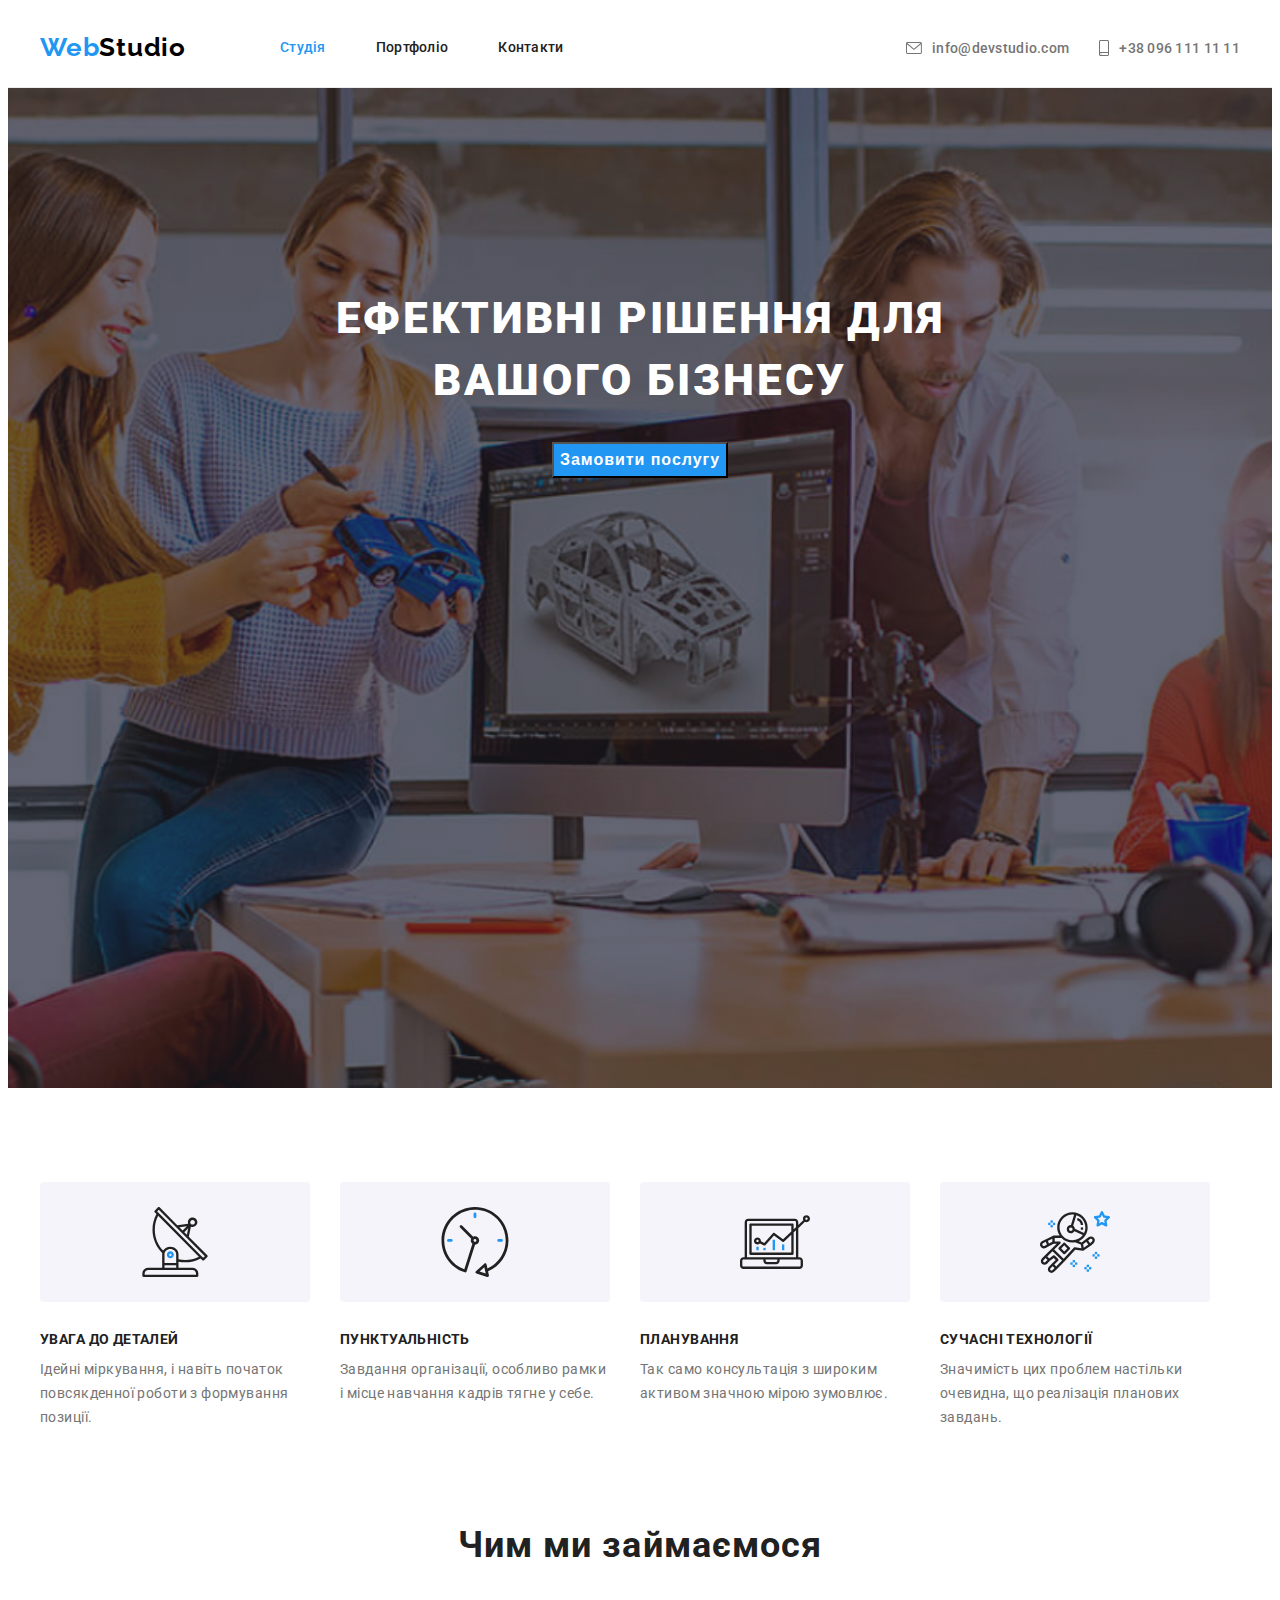
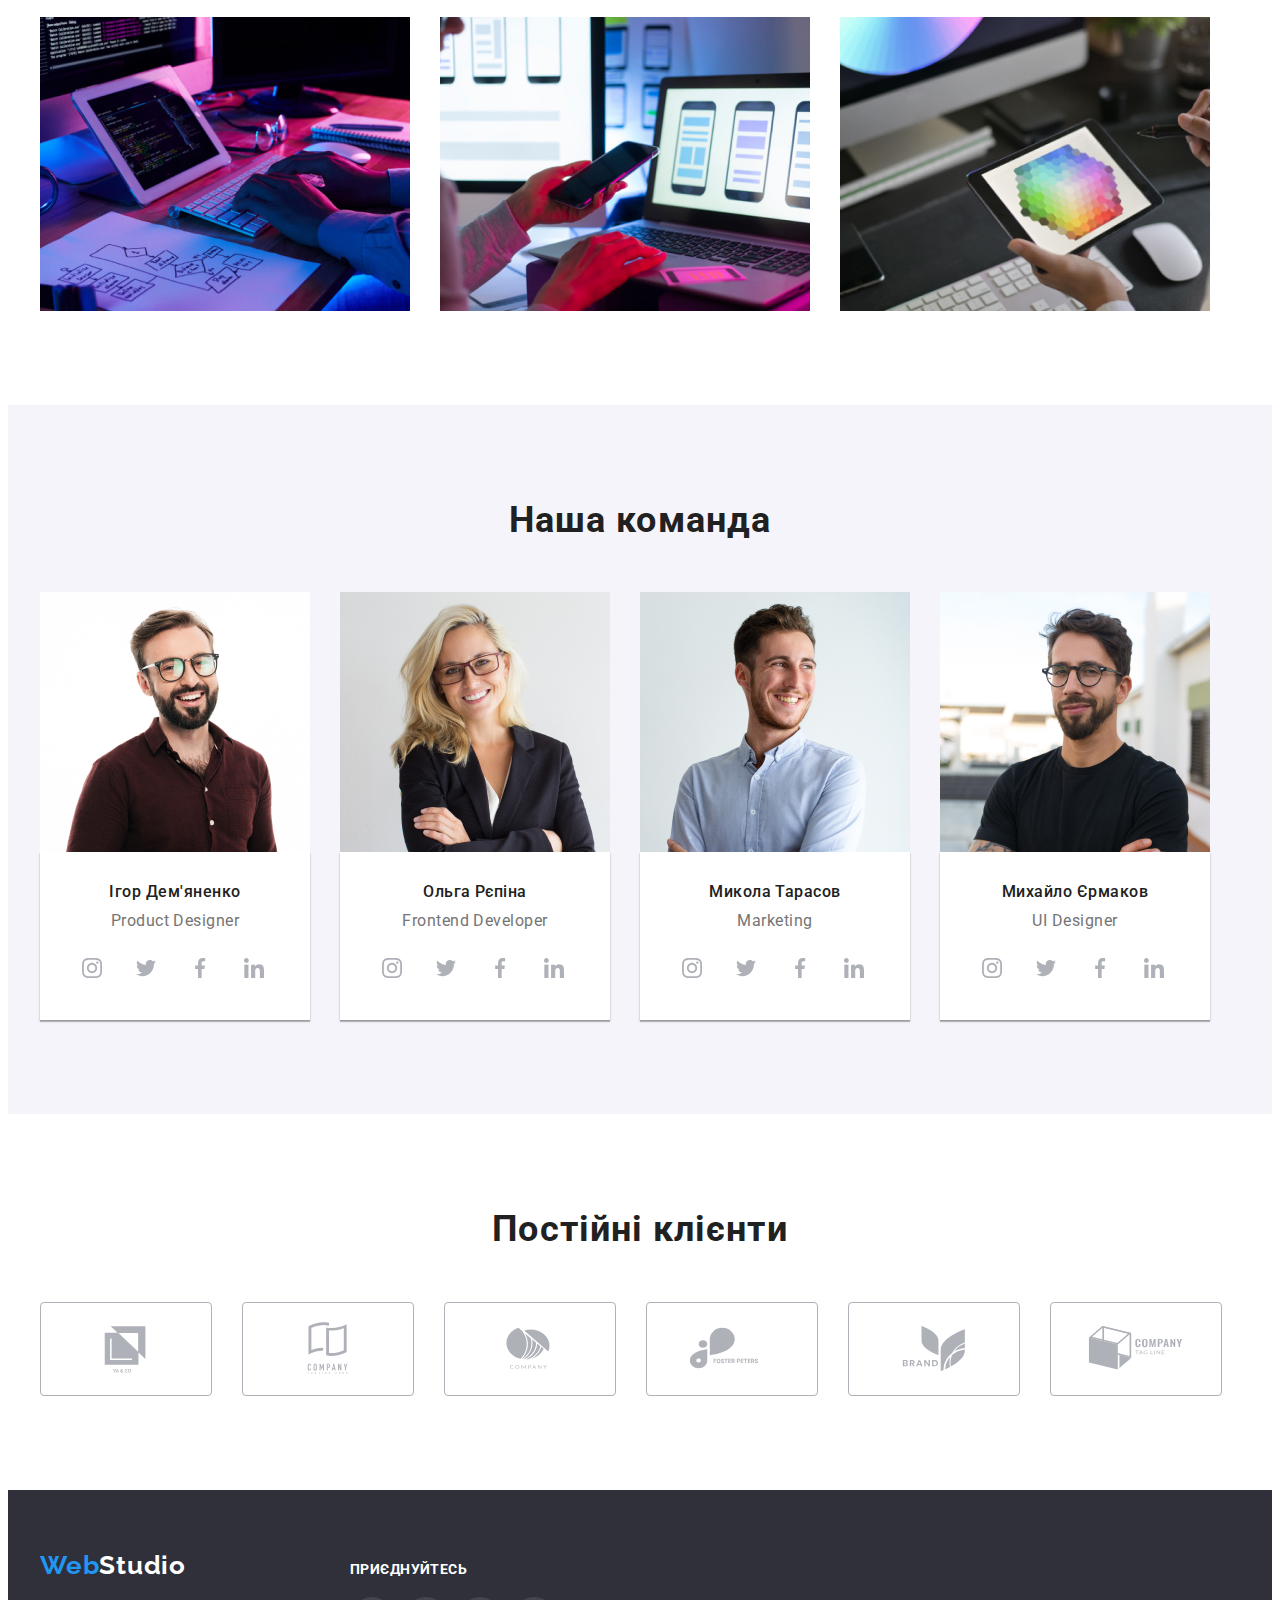
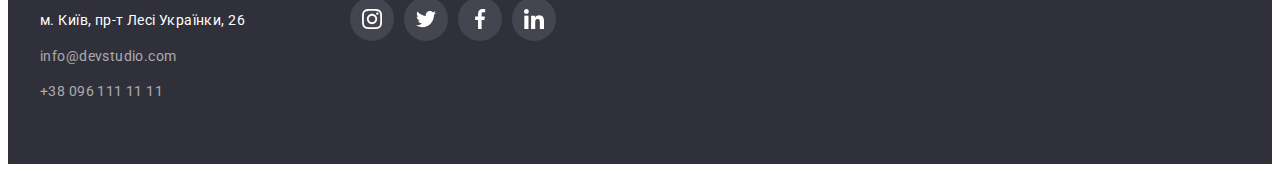
<file: index.html>
<html lang="uk">

<head>
    <meta charset="UTF-8">
    <meta http-equiv="X-UA-Compatible" content="IE=edge">
    <meta name="viewport" content="width=device-width, initial-scale=1.0">
    <title>Document</title>

    <link rel="preconnect" href="https://fonts.googleapis.com">
    <link rel="preconnect" href="https://fonts.gstatic.com" crossorigin>
    <link
        href="https://fonts.googleapis.com/css2?family=Raleway:wght@700&family=Roboto:wght@400;500;700;900&display=swap"
        rel="stylesheet">

    <link rel="stylesheet" href="https://cdnjs.cloudflare.com/ajax/libs/modern-normalize/2.0.0/modern-normalize.min.css"
        integrity="sha512-4xo8blKMVCiXpTaLzQSLSw3KFOVPWhm/TRtuPVc4WG6kUgjH6J03IBuG7JZPkcWMxJ5huwaBpOpnwYElP/m6wg=="
        crossorigin="anonymous" referrerpolicy="no-referrer" />

    <link rel="stylesheet" href="./css/styles.css">
</head>

<body>
    <header class="header">

        <div class=" container heder-content">
            <nav class="heder-list">
                <!--Шапка-->
                <a class="link-logo" href=""> Web<span class="port">Studio</span> </a>
                <ul class="list">
                    <li class="nav-list"><a class="link-list current" href="./index.html"> Студія </a> </li>
                    <li class="nav-list"> <a class="link-list" href="./portfolio.html"> Портфоліо </a> </li>
                    <li class="nav-list"><a class="link-list" href="">Контакти</a> </li>
                </ul>
            </nav>


            <ul class="list-heder">
                                 
                    
                <li class="mail">
                     <a class="link-list-contacts" href="mailto:info@devstudio.com ">
                         <svg class="icon-envelope">
                            <use href="./image/bolllll.svg#icon-envelope-1" width="16" , height="12"></use>
                         </svg>
                        
                         info@devstudio.com
                     </a>
                                       
                </li>
                <li class="contact-number">
                     
                   <a class="link-list-contacts" href="tel:380961111111">
                           <svg class="icon-smartphone">
                              <use href="./image/bolllll.svg#icon-smartphone" width="10" , height="16"></use>
                           </svg>
                                            
                     +38 096 111 11 11 
                    </a>
                   
                </li>
            </ul>
        </div>






    </header>
    <main>
        <section class="men-title busines">
            <div class=" container">

                <h1 class="title">Ефективні рішення для вашого бізнесу </h1>
                <button class="button-service" type="button">Замовити послугу</button>


            </div>
        </section>



        <!--Послуги-->
        <section class="section">
            <div class="container">
                <ul class="list-services">
                    <li class="services icon-details">
                        <h3 class="list-title">УВАГА ДО ДЕТАЛЕЙ</h3>
                        <p class="list-text">Ідейні міркування, і навіть початок повсякденної роботи з формування
                            позиції.</p>
                    </li>


                    <li class="services icon-punctuality">
                        <h3 class="list-title">ПУНКТУАЛЬНІСТЬ</h3>
                        <p class="list-text"> Завдання організації, особливо рамки і місце навчання кадрів тягне у себе.
                        </p>
                    </li>
                    <li class="services icon-planning">
                        <h3 class="list-title">ПЛАНУВАННЯ</h3>
                        <p class="list-text">Так само консультація з широким активом значною мірою зумовлює.</p>
                    </li>
                    <li class="services icon-technologies">
                        <h3 class="list-title">СУЧАСНІ ТЕХНОЛОГІЇ</h3>
                        <p class="list-text">Значимість цих проблем настільки очевидна, що реалізація планових завдань.
                        </p>
                    </li>
                </ul>
            </div>


        </section>
        <!--Чим ми займаэмось-->
        <section class="section-work">
            <div class="container">
                <h2 class="work">Чим ми займаємося</h2>
                <ul class="list-work ">
                    <li class="list-foto"><img src="./image/img.jpg" alt="створення сайту" width="370"> </li>
                    <li class="list-foto"> <img src="./image/img (1).jpg" alt="тестування на мобільних пристроях"
                                               width="370"> </li>
                    <li class="list-foto"> <img src="./image/img (2).jpg" alt="вибір кольорової гами " width="370"></li>
                </ul>
            </div>
        </section>

        <!--Gomanda-->
        <section class="section tem">
            <div class="container">
                <h2 class="work">Наша команда</h2>
                <ul class="comanda-list">
                    <li class="foto-work"> <img src="./image/img (3).jpg" alt="дизайнер компанії" width="270">

                        <div class="comanda">
                            <h3 class="list-comanda">Ігор Дем'яненко</h3>
                            <p class="list-profession">Product Designer</p>
                        

                          <ul class="social-list">
                              <li class="social">
                                  <a class="sociallink" href="">
                                      <svg class="icon-social">
                                        <use href="./image/icoms.svg#icon-instagram" width="20" , height="20"></use>
                                      </svg>
                                  </a>
                              </li>
                               <li class="social">
                                   <a class="sociallink" href="">
                                      <svg class="icon-social">
                                        <use href="./image/icoms.svg#icon-twitter" widt="20" height="20"></use>
                                      </svg>
                                    </a>
                               </li>
                               <li class="social">
                                    <a class="sociallink" href="#">
                                      <svg class="icon-social">
                                        <use href="./image/icoms.svg#icon-facebook" widt="20" height="20"></use>
                                        </svg>
                                    </a>
                               </li>
                                <li class="social">
                                      <a class="sociallink" href="">
                                         <svg class="icon-social">
                                             <use href="./image/icoms.svg#icon-linkedin" widt="20" height="20"></use>
                                          </svg>
                                      </a>
                               </li>
                            </ul>
                        </div>
                    </li>



                    <li class="foto-work"> <img src="./image/img (4).jpg" alt="розробник інтерфейсу" width="270">
                        <div class="comanda">
                            <h3 class="list-comanda"> Ольга Рєпіна </h3>
                            <p class="list-profession">Frontend Developer</p>
                        
                           <ul class="social-list">
                               <li class="social">
                                    <a class="sociallink" href="">
                                       <svg class="icon-social">
                                           <use href="./image/icoms.svg#icon-instagram" width="20" , height="20"></use>
                                        </svg>
                                    </a>
                               </li>
                               <li class="social">
                                    <a class="sociallink" href="">
                                        <svg class="icon-social">
                                            <use href="./image/icoms.svg#icon-twitter" widt="20" height="20"></use>
                                       </svg>
                                   </a>
                               </li>
                                <li class="social">
                                   <a class="sociallink" href="#">
                                        <svg class="icon-social">
                                          <use href="./image/icoms.svg#icon-facebook" widt="20" height="20"></use>
                                       </svg>
                                   </a>
                                </li>
                                <li class="social">
                                    <a class="sociallink" href="">
                                        <svg class="icon-social">
                                            <use href="./image/icoms.svg#icon-linkedin" widt="20" height="20"></use>
                                       </svg>
                                   </a>
                               </li>
                           </ul>
                        </div>






                    </li>
                    <li class="foto-work"> <img src="./image/img (5).jpg" alt="маркетолог" width="270">
                        <div class="comanda">
                            <h3 class="list-comanda"> Микола Тарасов </h3>
                            <p class="list-profession"> Marketing </p>
                        
                           <ul class="social-list">
                              <li class="social">
                                  <a class="sociallink" href="">
                                      <svg class="icon-social">
                                         <use href="./image/icoms.svg#icon-instagram" width="20" , height="20"></use>
                                      </svg>
                                   </a>
                              </li>
                               <li class="social">
                                    <a class="sociallink" href="">
                                        <svg class="icon-social">
                                           <use href="./image/icoms.svg#icon-twitter" widt="20" height="20"></use>
                                       </svg>
                                   </a>
                               </li>
                               <li class="social">
                                    <a class="sociallink" href="#">
                                        <svg class="icon-social">
                                           <use href="./image/icoms.svg#icon-facebook" widt="20" height="20"></use>
                                       </svg>
                                   </a>
                               </li>
                               <li class="social">
                                    <a class="sociallink" href="">
                                          <svg class="icon-social">
                                              <use href="./image/icoms.svg#icon-linkedin" widt="20" height="20"></use>
                                          </svg>
                                  </a>
                              </li>
                           </ul>
                       </div>   
                    </li>


                    <li class="foto-work"> <img src="./image/img (6).jpg" alt="дизайнер інтерфейсу користувача"
                            width="270">
                        <div class="comanda">
                            <h3 class="list-comanda"> Михайло Єрмаков </h3>
                            <p class="list-profession"> UI Designer </p>
                        
                        
                           <ul class="social-list">
                              <li class="social">
                                   <a class="sociallink" href="">
                                      <svg class="icon-social">
                                          <use href="./image/icoms.svg#icon-instagram" width="20" , height="20"></use>
                                      </svg>
                                  </a>
                              </li>
                               <li class="social">
                                   <a class="sociallink" href="">
                                        <svg class="icon-social">
                                          <use href="./image/icoms.svg#icon-twitter" widt="20" height="20"></use>
                                       </svg>
                                    </a>
                               </li>
                                <li class="social">
                                   <a class="sociallink" href="#">
                                        <svg class="icon-social">
                                          <use href="./image/icoms.svg#icon-facebook" widt="20" height="20"></use>
                                       </svg>
                                   </a>
                               </li>
                               <li class="social">
                                   <a class="sociallink" href="">
                                      <svg class="icon-social">
                                         <use href="./image/icoms.svg#icon-linkedin" widt="20" height="20"></use>
                                      </svg>
                                   </a>
                              </li>
                           </ul>
                        </div>
                    </li>

                </ul>
            </div>
        </section>
        <!--Постійні клієнти-->
        <section class="section">
         <div class="container">
            <h2 class="work"> Постійні клієнти</h2>
            <ul class="customers-list">
                <li class="customer">
                    <a class="customer-logo" href="">
                        <svg class="logo-icon">
                            <use href="./image/logo.svg#icon-Logo1"  width="106" , height="60"></use>
                        </svg>
                    </a>
                </li>
                <li class="customer">
                    <a class="customer-logo" href="">
                        <svg class="logo-icon">
                            <use href="./image/logo.svg#icon-Logo2" width="106" , height="60"></use>
                        </svg>
                    </a>
                </li>
                <li class="customer">
                    <a class="customer-logo" href="">
                        <svg class="logo-icon">
                            <use href="./image/logo.svg#icon-Logo3" width="106" , height="60"></use>
                        </svg>
                    </a>
                </li>
                <li class="customer">
                    <a class="customer-logo" href="">
                        <svg class="logo-icon">
                            <use href="./image/logo.svg#icon-Logo" width="106" , height="60"></use>
                        </svg>
                    </a>
                </li>
                <li class="customer">
                    <a class="customer-logo" href="">
                        <svg class="logo-icon">
                            <use href="./image/logo.svg#icon-Logo5" width="106" , height="60"></use>
                        </svg>
                    </a>
                </li>
                <li class="customer">
                    <a class="customer-logo" href="">
                        <svg class="logo-icon">
                            <use href="./image/logo.svg#icon-Logo6" width="106" , height="60"></use>
                        </svg>
                    </a>
                </li>

            </ul>
        </section>
    </main>



    <!--Pidval-->
    <footer>

        <div class="container-footer">
            <div class="footer-accession">
             <a class="link-logo" href=""> Web<span class="port-footer">Studio</span> </a> 
                        
                <address class="address-nov">
             
                  м. Київ, пр-т Лесі Українки, 26
                
                  <a class="adress-link" href="mailto:info@devstudio.com "> info@devstudio.com </a>

                  <a class="adress-link" href="tel:380961111111"> +38 096 111 11 11 </a>

                 </address>
           </div>

            
        
           <div class="footer-accession-now">
             <h3 class="accession"> ПРИЄДНУЙТЕСЬ</h3>
              <ul class="social-list">
                  <li class="social">
                       <a class="sociallink-accession" href="">
                           <svg class="icon-social">
                             <use href="./image/icoms.svg#icon-instagram" width="20" , height="20"></use>
                           </svg>
                        </a>
                  </li>
                  <li class="social">
                      <a class="sociallink-accession" href="">
                          <svg class="icon-social">
                              <use href="./image/icoms.svg#icon-twitter" widt="20" height="20"></use>
                           </svg>
                      </a>
                  </li>
                  <li class="social">
                      <a class="sociallink-accession" href="#">
                           <svg class="icon-social">
                               <use href="./image/icoms.svg#icon-facebook" widt="20" height="20"></use>
                           </svg>
                       </a>
                  </li>
                   <li class="social">
                        <a class="sociallink-accession" href="">
                             <svg class="icon-social">
                                 <use href="./image/icoms.svg#icon-linkedin" widt="20" height="20"></use>
                              </svg>
                        </a>
                   </li>
               </ul>
           </div>

        </div>





    </footer>
</body>

</html>
</file>
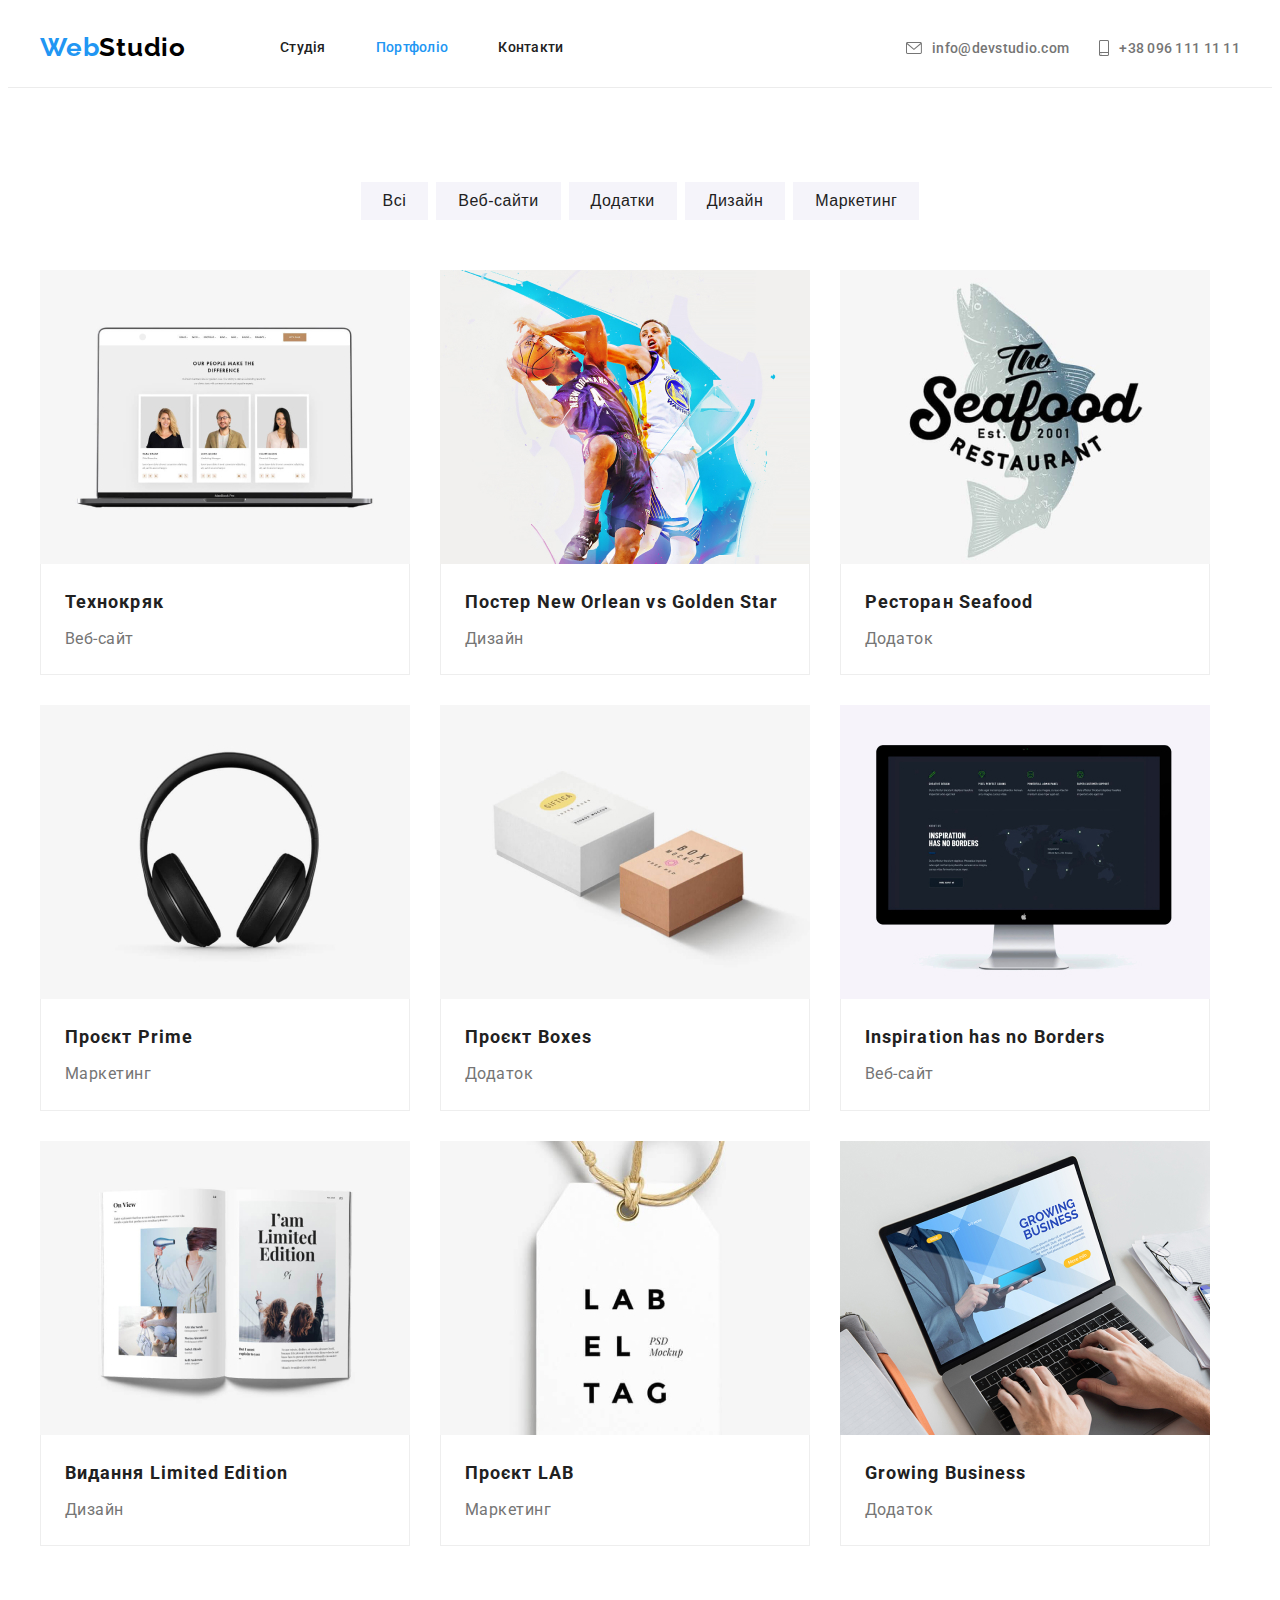
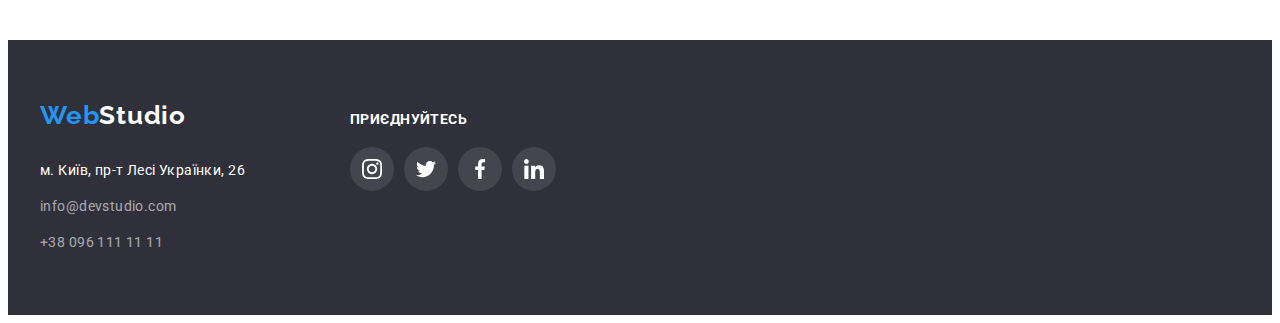
<file: portfolio.html>
<!DOCTYPE html>
<html lang="uk">

<head>
    <meta charset="UTF-8">
    <meta http-equiv="X-UA-Compatible" content="IE=edge">
    <meta name="viewport" content="width=device-width, initial-scale=1.0">
    <title>Document</title>
    <link rel="preconnect" href="https://fonts.googleapis.com">
    <link rel="preconnect" href="https://fonts.gstatic.com" crossorigin>
    <link href="https://fonts.googleapis.com/css2?family=Raleway:wght@700&family=Roboto:wght@400;500;700;900&display=swap"
    rel="stylesheet">
    <link rel="stylesheet" href="https://cdnjs.cloudflare.com/ajax/libs/modern-normalize/2.0.0/modern-normalize.min.css"
    integrity="sha512-4xo8blKMVCiXpTaLzQSLSw3KFOVPWhm/TRtuPVc4WG6kUgjH6J03IBuG7JZPkcWMxJ5huwaBpOpnwYElP/m6wg=="
    crossorigin="anonymous" referrerpolicy="no-referrer" />
    <link rel="stylesheet" href="./css/styles.css">
</head>

<body>
    <!--Шапка-->
    <header class="header">
    
        <div class=" container heder-content">
            <nav class="heder-list">
                <!--Шапка-->
                <a class="link-logo" href=""> Web<span class="port">Studio</span> </a>
                <ul class="list">
                    <li class="nav-list"><a class="link-list" href="./index.html"> Студія </a> </li>
                    <li class="nav-list"> <a class="link-list current " href="./portfolio.html"> Портфоліо </a> </li>
                    <li class="nav-list"><a class="link-list" href="">Контакти</a> </li>
                </ul>
            </nav>
            <ul class="list-heder">
                                        
                    <li class="mail">
                        <a class="link-list-contacts" href="mailto:info@devstudio.com ">
                            <svg class="icon-envelope">
                                <use href="./image/bolllll.svg#icon-envelope-1" width="16" , height="12"></use>
                            </svg>
                
                            info@devstudio.com
                        </a>
                
                    </li>
                    <li class="contact-number">
                
                        <a class="link-list-contacts" href="tel:380961111111">
                            <svg class="icon-smartphone">
                                <use href="./image/bolllll.svg#icon-smartphone" width="10" , height="16"></use>
                            </svg>
                
                            +38 096 111 11 11
                        </a>
                
                    </li>
                
               



            </ul>
         </div>

    
     
     
    
    
    
    </header>

    <!--Порфоліо-->
    <main>
         <section class="section">
         
           <!--<h1> Порфоліо</h1>-->
         <div class="container">
            <ul class="list-menu">
               <li><button type="button" class="list-button ">Всі</button></li>
               <li> <button type="button"class="list-button">Веб-сайти</button></li>
               <li> <button type="button" class="list-button" >Додатки</button></li>
               <li> <button type="button" class="list-button">Дизайн</button></li>
               <li> <button type="button"class="list-button">Маркетинг</button></li>
            </ul>
         
         
        
            <ul class="list-image">         
               <li class="list-card">
                 <a class="list-portfolio" href=""> <img src="./image-portfolio/img.jpg" alt="сторінка сайту" width="370">
                 <div class="text">
                     <h2  class="list-porf" >Технокряк</h2>
                     <p class="list-phase">Веб-сайт</p>
                 </div> 
                 </a>
               </li>
               <li class="list-card"> 
                  <a class="list-portfolio" href="">    <img src="./image-portfolio/img (1).jpg" alt="спорт" width="370">
                  <div class="text">  
                       <h2 class="list-porf"> Постер New Orlean vs Golden Star</h2>
                       <p class="list-phase">Дизайн</p>
                  </div>
                  </a>
                </li>

                <li class="list-card"> 
                   <a class="list-portfolio" href="">  
                   <img src="./image-portfolio/img (2).jpg" alt="назва ресторану" width="370">
                   <div class="text">  
                       <h2 class="list-porf"> Ресторан Seafood </h2>
                       <p class="list-phase"> Додаток </p>
                   </div>
                   </a>
 

                </li>
                <li class="list-card"> 
                   <a class="list-portfolio" href=""> 
                   <img src="./image-portfolio/img (3).jpg" alt="навушники" width="370">
                   <div class="text">   
                       <h2 class="list-porf"> Проєкт Prime</h2>
                       <p class="list-phase"> Маркетинг </p>
                    </div>
                   </a>


                </li>
            
                <li class="list-card">
                   <a class="list-portfolio" href="">  
                   <img src="./image-portfolio/img (4).jpg" alt="коробка" width="370">
                   <div class="text">  
                      <h2 class="list-porf"> Проєкт Boxes</h2>
                      <p class="list-phase"> Додаток </p>
                   </div>

                   </a>
                </li>
                <li class="list-card"> <a class="list-portfolio" href=""> 
                   <img src="./image-portfolio/img (5).jpg" alt="монітор" width="370">
                   <div class="text">  
                       <h2 class="list-porf"> Inspiration has no Borders </h2>
                       <p class="list-phase"> Веб-сайт </p>
                   </div>
                   </a>
                </li>
            
                <li class="list-card"> 
                   <a class="list-portfolio" href=""> 
                   <img src="./image-portfolio/img (6).jpg" alt="журнал" width="370">
                   <div class="text"> 
                      <h2 class="list-porf" > Видання Limited Edition </h2>
                      <p class="list-phase"> Дизайн</p>
                   </div>

                   </a>
               </li>
               <li class="list-card">
                   <a class="list-portfolio" href="">  
                   <img src="./image-portfolio/img (7).jpg" alt="етикетка" width="370">
                   <div class="text">  
                      <h2 class="list-porf"> Проєкт LAB </h2>
                       <p class="list-phase"> Маркетинг </p>
                    </div>
                   </a>
               </li>
                <li class="list-card"> 
                    <a class="list-portfolio" href=""> 
                    <img src="./image-portfolio/img (8).jpg" alt="відображення додатку" width="370">
                    <div class="text">  
                        <h2 class="list-porf"> Growing Business </h2>
                         <p class="list-phase">Додаток  </p>
                    </div>

                     </a>
                </li>
            
            </ul>
         </div>
         </section>
    </main>
    
     <!--Pidval-->
    <footer>
        <div class="container-footer">
            <div class="footer-accession">
                <a class="link-logo" href=""> Web<span class="port-footer">Studio</span> </a>
        
                <address class="address-nov">
        
                    м. Київ, пр-т Лесі Українки, 26
        
                    <a class="adress-link" href="mailto:info@devstudio.com "> info@devstudio.com </a>
        
                    <a class="adress-link" href="tel:380961111111"> +38 096 111 11 11 </a>
        
                </address>
            </div>
        
        
        
            <div class="footer-accession-now">
                <h3 class="accession"> ПРИЄДНУЙТЕСЬ</h3>
                <ul class="social-list">
                    <li class="social">
                        <a class="sociallink-accession" href="">
                            <svg class="icon-social">
                                <use href="./image/icoms.svg#icon-instagram" width="20" , height="20"></use>
                            </svg>
                        </a>
                    </li>
                    <li class="social">
                        <a class="sociallink-accession" href="">
                            <svg class="icon-social">
                                <use href="./image/icoms.svg#icon-twitter" widt="20" height="20"></use>
                            </svg>
                        </a>
                    </li>
                    <li class="social">
                        <a class="sociallink-accession" href="#">
                            <svg class="icon-social">
                                <use href="./image/icoms.svg#icon-facebook" widt="20" height="20"></use>
                            </svg>
                        </a>
                    </li>
                    <li class="social">
                        <a class="sociallink-accession" href="">
                            <svg class="icon-social">
                                <use href="./image/icoms.svg#icon-linkedin" widt="20" height="20"></use>
                            </svg>
                        </a>
                    </li>
                </ul>
            </div>
        
        </div>
        
        
        
        
        
        </footer>
        
       
</body>

</html>
</file>
<file: css/styles.css>
:root {
    --prinory-text-color:#212121;
    --accent-color:#757575;
    --logo-color:#000000;
    --tetriory-color:#ffffff;
    --prinory-backround-color:#F5F4FA;
    --accent-backround-color:#ffffff;
    --title-backround-color:#2f303a;
    --button-backround-color:#2196f3;
    --accent-lin-color:#2196F3;
  
}

body{
    font-family:'Roboto',sans-serif;
    color: var(--prinory-text-color);
     font-style: normal;
     line-height: 1.5;
     
}
h1,h2,h3,h4,h5,h6,ul,p{
    margin: 0;
    padding: 0;
}






.link-logo{
    font-family: 'Raleway';
    font-weight: 700;
    font-size: 26px;
    line-height: 1.2;
    letter-spacing: 0.03em;
    text-decoration: none;
    color: var(--accent-lin-color);
    margin-right: 94px;
}
.port{
        color: var(--logo-color);
}



.header {
    
    background-color: var(--accent-backround-color)  ;
    border-bottom: 1px solid #ececec;
}

.heder-content{

    display: flex;

}



.heder-list{
display:flex;
align-items: center;



}

.list-heder{
list-style: none;
display:flex;
align-items: center;
margin-left: auto;
gap: 30px;



  }

.men-title{
    background-color: var(--title-backround-color);
     text-align: center;
     align-items: center;
     padding-top: 200px ;
     padding-bottom: 200px;
}
.title {
    
    margin-left: auto;
    margin-right: auto;
    max-width: 696px;
    margin-bottom: 30px;
    font-weight: 900;
    font-size: 44px;
    line-height: 1.4;
    text-align: center;
    letter-spacing: 0.06em;
    text-transform: uppercase;
    color: var(--tetriory-color);
}


.link{
    text-decoration: none;
}

.link{
        font-family: 'Raleway',sans-serif;
        font-weight: 700;
        font-size: 26px;
        line-height: 1.2;
        letter-spacing: 0.03em;
      }
.list-image {
        list-style: none;
        font-weight: 500;
        font-size: 14px;
        line-height: 1.14;
        letter-spacing: 0.02em;
        color: var(--prinory-text-color);
          
        margin-left: -30px;
        margin-bottom: -30px;
        display: flex;
        flex-wrap: wrap;
}



.list-card{
    
    margin-left:  30px;
    margin-bottom: 30px;
    flex-basis: calc(100%/3-30);
    
}



.link-list{
    text-decoration: none;
     color:var(--prinory-text-color);
     display: block;
     padding-top: 32px;
     padding-bottom: 32px;
}
   
.link-list:hover,
.link-list:focus{
    color: var(--accent-lin-color)

}
.link-list.current{
    color: var(--accent-lin-color);
    display: block;

    padding-top: 32px;
    padding-bottom:32px;
}

.link-list-contacts{
    text-decoration: none;
    font-weight: 500;
    font-size: 14px;
    line-height: 16px;
    letter-spacing: 0.02em;
    color: #757575;
    display: flex;
    align-items: center;
     
   }




   






.link-list-contacts:hover,
.link-list-contacts:focus {
   color: var(--accent-lin-color);
}



.list{
    list-style: none;
    font-weight: 500;
    font-size: 14px;
    line-height: 1.14;
    letter-spacing: 0.02em;
    color: var(--prinory-text-color);
    gap: 50px; 
    margin-left: auto;
    display: flex;
    flex-wrap:nowrap;
    
      
}
.list-menu{
    list-style: none;
    font-weight: 500;
    font-size: 14px;
    line-height: 1.14;
    letter-spacing: 0.02em;
    color: var(--prinory-text-color);
    gap: 8px;
    margin: auto;
    display: flex;
    justify-content: center;
    margin-bottom:50px;

   

}

.text {
padding:20px 24px ;
border-right: 1px solid #EEE;
border-bottom: 1px solid #EEE;
border-left: 1px solid #EEE;
}





.comanda-list {
    list-style: none;
    font-weight: 500;
    font-size: 14px;
    line-height: 1.14;
    letter-spacing: 0.02em;
    color: var(--prinory-text-color);
    gap: 30px;
    margin-left: auto;
    display: flex;
    flex-wrap: wrap;
}







.nav-list{
        font-weight: 500;
        font-size: 14px;
        line-height: 1.1;
        letter-spacing: 0.02em;
        color: var(--prinory-text-color);

        
}



.mail{
    font-weight: 500;
    font-size: 14px;
    line-height: 1.14;
    letter-spacing: 0.02em;
    color: var(--accent-color);


   
   
}

.mail:hover,
.mail:focus{
    color: var(--accent-lin-color);
}


.contact-number{
    font-weight: 500;
    font-size: 14px;
    line-height: 1.4;
    letter-spacing: 0.02em;
    color: var(--accent-color);

   
}

.icon-envelope{
    width: 16px;
    height: 12px;
    fill:currentColor ;
    margin-right: 10px;
}
 .icon-smartphone{
    width: 10px;
    height: 16px;
    fill:currentColor ;
    margin-right: 10px;
 }
.icon-envelope:hover{
    color: #2196F3;
}

 

.button-service{
   
     display: block;
     margin: auto;
    font-weight: 700;
    font-size: 16px;
    line-height: 1.9;
    letter-spacing: 0.06em;
    color: var(--tetriory-color);
    background-color: var(--button-backround-color);
    
}
.list-button{
    font-weight: 500;
    font-size: 16px;
    line-height: 1.6;
    letter-spacing: 0.03em;
    color: var(--prinory-text-color);
    background-color: var(--prinory-backround-color);
    padding:6px 22px ;
    gap: 8px;
    border:0;

    
}

.list-button:hover,
.list-button:focus {
    color: var(--tetriory-color);
    background-color: var(--button-backround-color);
   box-shadow: 0px 2px 2px 0px rgba(0, 0, 0, 0.12), 0px 1px 2px 0px rgba(0, 0, 0, 0.08), 0px 3px 1px 0px rgba(0, 0, 0, 0.10);
}

.list-title{
    font-weight: 700;
    font-size: 14px;
    line-height: 1.14;
    letter-spacing: 0.03em;
    text-transform: uppercase;
    color: var(--prinory-text-color);
    margin-bottom:10px; 



}
.list-text {
    font-weight: 400;
    font-size: 14px;
    line-height: 1.7;
    letter-spacing: 0.03em;
    color: var(--accent-color);
}
img{
    display: block;
}



.list-portfolio{
    text-decoration:none ;
    list-style: none;
    width: 370px;
    display: block;
 
}
 .list-portfolio:hover,
 .list-portfolio:focus {
  box-shadow: 1px 4px 6px 0px rgba(0, 0, 0, 0.16), 0px 4px 4px 0px rgba(0, 0, 0, 0.06), 0px 1px 1px 0px rgba(0, 0, 0, 0.12);
    
 }

.list-porf {
    font-weight: 700;
    font-size: 18px;
    line-height: 2;
    letter-spacing: 0.06em;
    color: var(--prinory-text-color);
    margin-bottom: 4px;
}
.list-phase {
    font-weight: 400;
    font-size: 16px;
    line-height: 1.9;
    letter-spacing: 0.03em;
    color: var(--accent-color);
}

.work{
    
    margin-bottom: 50px;

     font-weight: 700;
     font-size: 36px;
     line-height: 1.2;
     text-align: center;
     letter-spacing: 0.03em;
     color: var(--prinory-text-color);
    
}
.list-work{
    list-style: none;
    font-weight: 500;
    font-size: 14px;
    line-height: 1.14;
    letter-spacing: 0.02em;
    color: var(--prinory-text-color);
    gap: 30px;
    margin-left: auto;
    display: flex;
    flex-wrap: nowrap;

}






.list-services{
    
      list-style: none;
      display: flex;
      flex-wrap: nowrap;
      gap: 30px;
}

.services{
    width: 270px;
}
.comanda{
    padding-top: 30px;
    padding-bottom: 30px;
    box-shadow: 0px 2px 1px 0px rgba(0, 0, 0, 0.20), 0px 1px 1px 0px rgba(0, 0, 0, 0.14), 0px 1px 3px 0px rgba(0, 0, 0, 0.12);
    background-color:#ffffff;
    padding-left: 30px;
    padding-right: 30px;
}

.list-comanda{
  font-weight: 500; 
  font-size: 16px;
  line-height: 1.2;
  letter-spacing: 0.03em;
   color: var(--prinory-text-color);
   margin-bottom: 10px;
    text-align: center;

}

.tem{
    background-color: var(--prinory-backround-color);

}


.container{
   width: 1200px;
   padding-left: 15px;
   padding-right: 15px;
   margin-left: auto;
   margin-right: auto;
}








.services::before {
    display: block;
    content: "";
    height: 120px;
    background-size: 70px 70px;
    background-repeat: no-repeat;
    background-position: center;
    background-color: #F5F4FA;
    border-radius: 4px;
    margin-bottom: 30px;

}

.icon-details::before {
    background-image: url('../image/antenna\ 1.svg');
}

.icon-punctuality::before {
    background-image: url('../image/clock\ 1.svg');
}

.icon-planning::before {
    background-image: url('../image/diagram\ 1.svg');
}

.icon-technologies::before {
    background-image: url('../image/astronaut\ 1.svg');
}

.men-title.busines {
    
    background-image: linear-gradient( rgba(47, 48, 58, 0.40), rgba(47, 48, 58, 0.40)),url('../image-portfolio/fonn.jpg');
    background-color:#2F303A;
    height: 600px;
    max-width: 1600px;
    background-size: cover;
    background-repeat: no-repeat;
    background-position: center;
    margin-left: auto;
    margin-right: auto;
}



.section{
    padding-top: 94px;
    padding-bottom: 94px;
}

.section-work{
    padding-bottom: 94px;
}

.list-profession{
    font-weight: 400;
    font-size: 16px;
    line-height: 1.2;
    letter-spacing: 0.03em;
    color: var(--accent-color);
    text-align: center;
    border-radius: 0px 0px 4px 4px;
    margin-bottom: 16px;
  
}

/*Соціальні  мережі*/
.sociallink {
    width: 44px;
    height: 44px;
    color:#AFB1B8;
    background-color:#ffffff;
    border-radius: 50%;
    display: flex;
    justify-content: center;
    align-items: center;

}

.social-list {
    display: flex;
    list-style: none;
    gap:10px;

}
.sociallink:hover{
 color: #ffffff;
 background-color: #2196F3;
}



.sociallink:focus{
color: #ffffff;
 background-color: #2196F3;
 
}


.social {

    margin-left: 0px;
  


}

.icon-social {

    width: 20px;
    height: 20px;
    fill:currentColor;

}



.icon-social:hover,
.icon-social:focus{
   
    color:#ffffff;
}


.list-foto{
     width: 370px;

    
 }
 

.foto-work{
    width: 270px;
    
  
}

.address-nov{
        font-style: normal;
         font-weight: 400;
        font-size: 14px;
        line-height: 1.7;
        letter-spacing: 0.03em;
        color: var(--tetriory-color);
        margin-top: 28px;
}
/*Постійні клієнти*/
.customers-list {
    max-width: 1600px;
    display: flex;
    list-style: none;
    gap: 30px;
   

}

.customer-logo {
  
    width: 170px;
    height: 92px;
    border: 1px solid #AFB1B8;
    border-radius: 4px;
    display: flex;
    justify-content: center;
    align-items: center;
    background-color: #ffffff;
    color: #AFB1B8;
    
}

.customer {
    display: flex;
}
.customer-logo:hover{
color:#2196F3;
border: 1px solid #2196F3;

    
}
.customer-logo:focus {
    color:#2196F3;
   border: 1px solid #2196F3;
}

.logo-icon {
    width: 106px;
    height: 60px;
    fill: currentColor;
}
.logo-icon:hover,
.logo-icon:focus{
 color: #2196F3;
}






footer{ 
   
    background-color: var(--title-backround-color);
    color: var(--tetriory-color);
    padding-top: 60px;
    padding-bottom: 60px;
}
.port-footer{
    color: var(--tetriory-color);
}

.adress-link{
        text-decoration: none;
        font-style: normal;
        font-weight: 400;
        font-size: 14px;
        line-height: 1.7;
        letter-spacing: 0.03em;
        color: rgba(255, 255, 255, 0.6);
        margin-top: 12px;
        display: flex;
        flex-direction: column;
}
.sociallink-accession{
    background-color: rgba(255, 255, 255, 0.10);
    width: 44px;
    height: 44px;
    color:#ffffff;
    border-radius: 50%;
    display: flex;
    justify-content: center;
    align-items: center;

}
.sociallink-accession:hover {
    background-color: #2196F3;

}
.sociallink-accession:focus {
    background-color: #2196F3;
}
.footer-accession{
    
    list-style: none;
    display:block;
    margin-right:70px;
   
}
.footer-accession-now {

    list-style: none;
    display: block;

}

.container-footer{
    display: flex;
    width: 1200px;
    padding-left: 15px;
    padding-right: 15px;
    margin-left: auto;
    margin-right: auto;
    align-items: baseline;
}
.accession{
    color: #FFF;
    font-size: 14px;
    font-weight: 700;
    line-height: normal;
    letter-spacing: 0.42px;
    text-transform: uppercase;
    margin-bottom:20px ;
   
}
</file>
